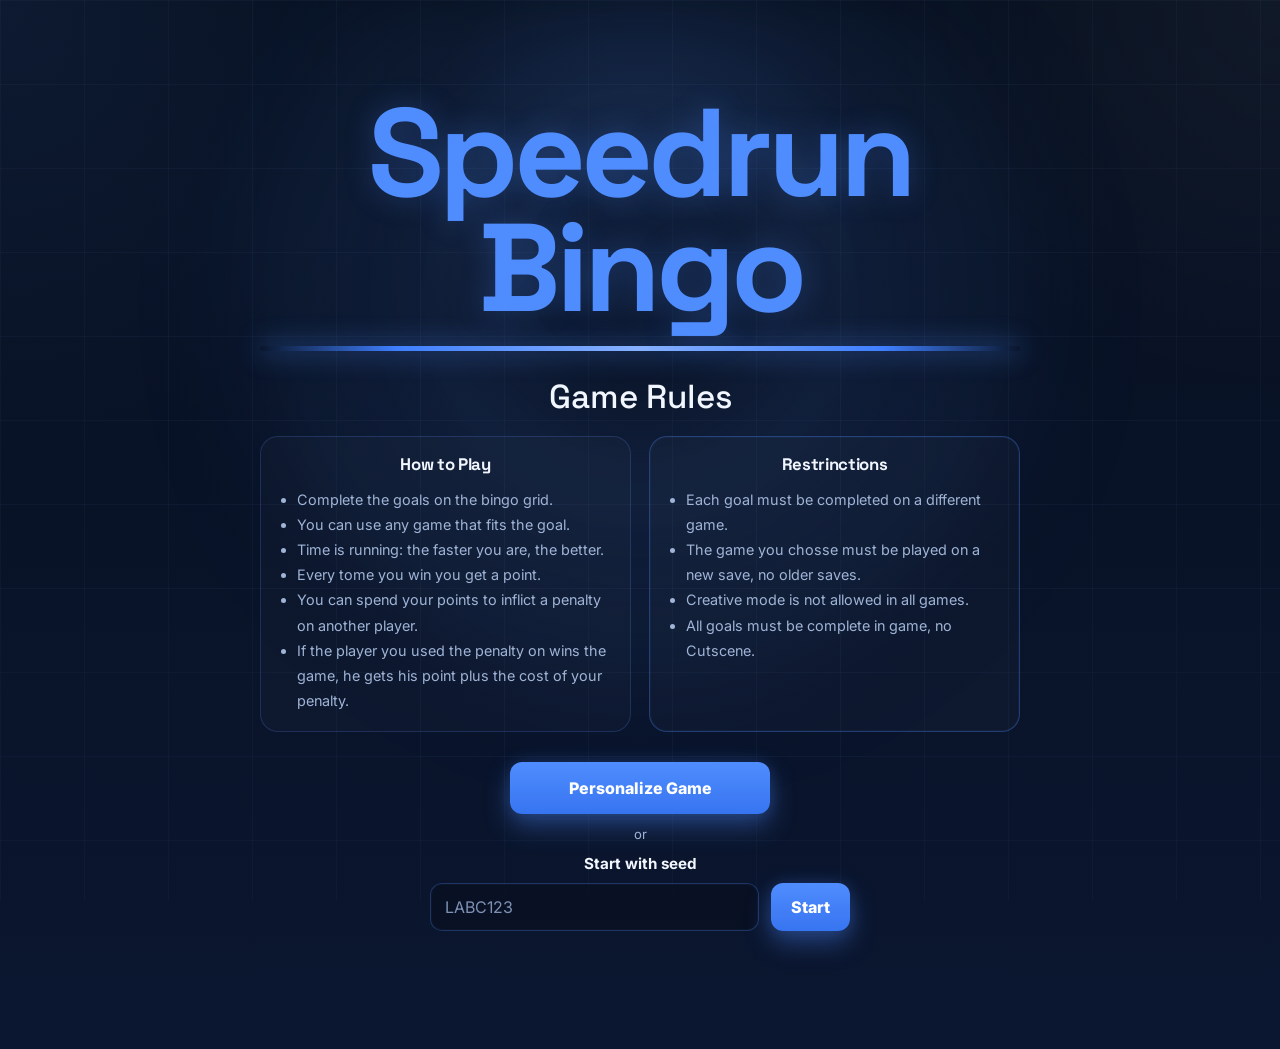
<file: index.html>
<!DOCTYPE html>
<html lang="en">
<head>
  <meta charset="utf-8">
  <meta name="viewport" content="width=device-width, initial-scale=1">
  <title>Speedrun Bingo</title>
  <link rel="stylesheet" href="style.css">
  <link rel="icon" type="image/svg+xml" href="favicon.svg">
  <script src="bingoData.js" defer></script>
  <script src="script.js" defer></script>
</head>
<body data-page="landing">
  <main class="page landing-page">
    <section class="landing-hero">
      <h1 class="landing-title">Speedrun Bingo</h1>
      <div class="landing-line" aria-hidden="true"></div>

      <h2 class="rules-heading">Game Rules</h2>

      <div class="rules-grid" aria-label="Game rules">
        <article class="rule-column">
          <h3>How to Play</h3>
          <ul>
            <li>Complete the goals on the bingo grid.</li>
            <li>You can use any game that fits the goal.</li>
            <li>Time is running: the faster you are, the better.</li>
            <li>Every tome you win you get a point.</li>
            <li>You can spend your points to inflict a penalty on another player.</li>
            <li>If the player you used the penalty on wins the game, he gets his point plus the cost of your penalty.</li>
          </ul>
        </article>

        <article class="rule-column rule-column--accent">
          <h3>Restrinctions</h3>
          <ul>
            <li>Each goal must be completed on a different game.</li>
            <li>The game you chosse must be played on a new save, no older saves.</li>
            <li>Creative mode is not allowed in all games.</li>
            <li>All goals must be complete in game, no Cutscene.</li>
          </ul>
        </article>
      </div>

      <div class="landing-cta">
        <button class="primary-button" id="personalizeButton" type="button">Personalize Game</button>
        <span class="or-divider">or</span>

        <div class="seed-launcher">
          <div class="seed-launcher__label">Start with seed</div>
          <div class="seed-launcher__row">
            <input id="landingSeedInput" type="text" inputmode="text" autocomplete="off" placeholder="LABC123">
            <button class="primary-button primary-button--small" id="startSeedButton" type="button">Start</button>
          </div>
          <p class="field-error" id="landingError" aria-live="polite"></p>
        </div>
      </div>
    </section>
  </main>

  <div class="countdown-overlay" id="countdownOverlay" aria-hidden="true">
    <div class="countdown-card">
      <p class="countdown-label">Launching card</p>
      <div class="countdown-number" id="countdownNumber">3</div>
    </div>
  </div>
</body>
</html>
</file>
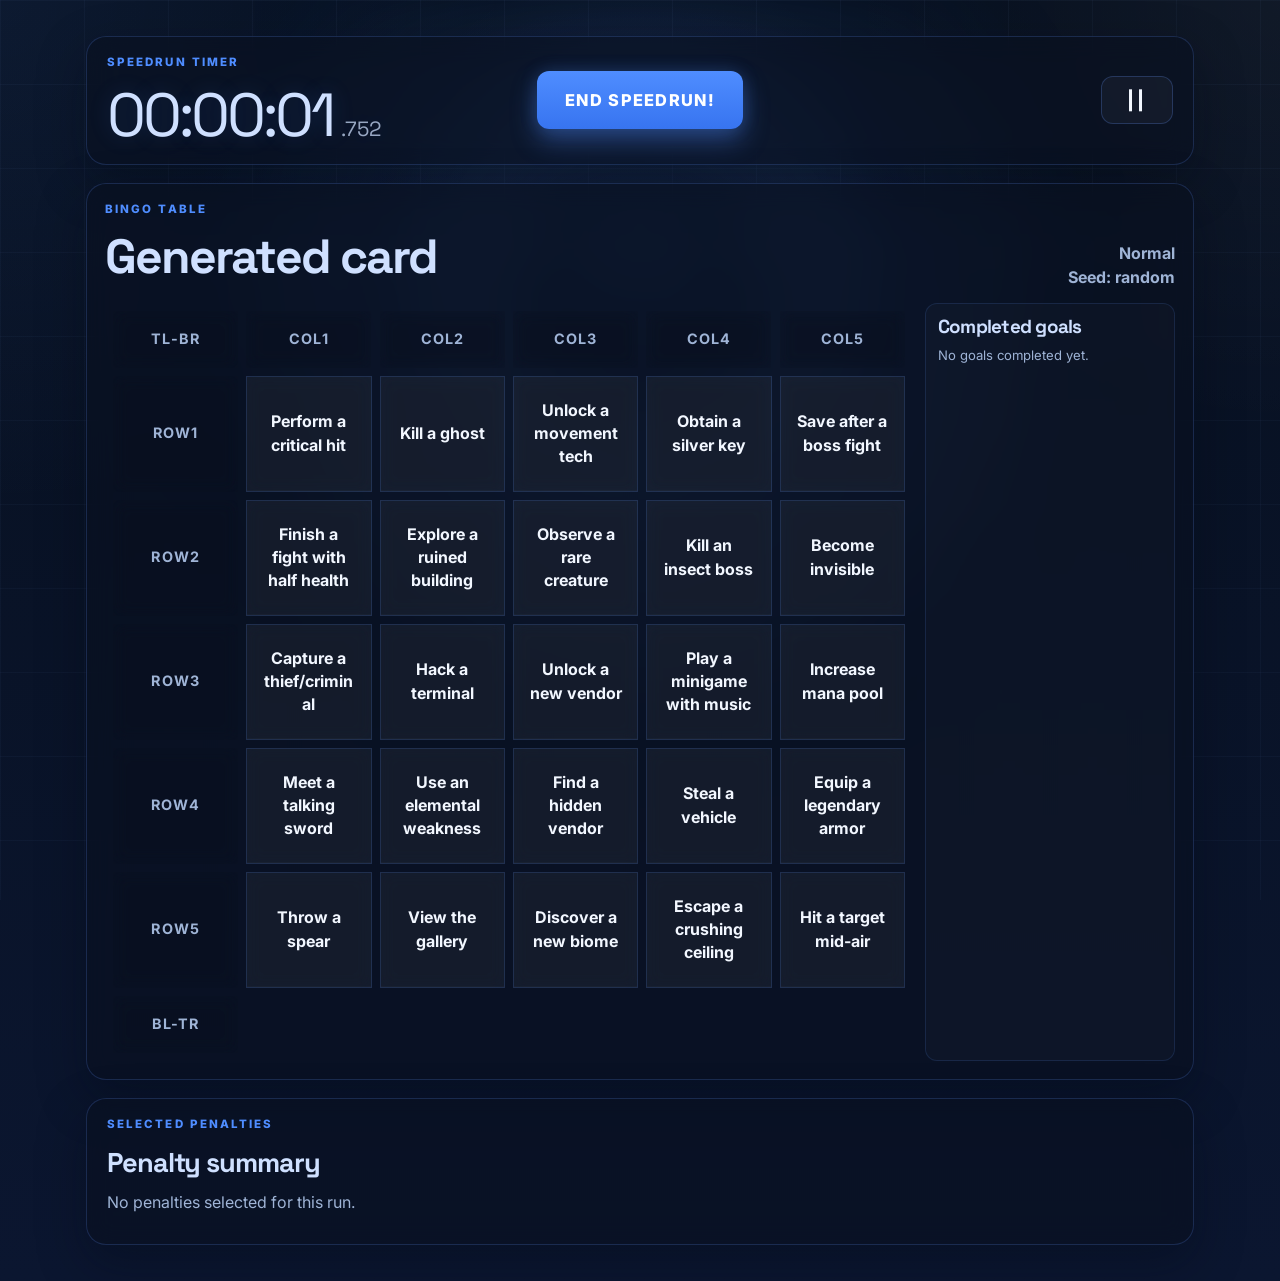
<file: bingo-card.html>
<!DOCTYPE html>
<html lang="en">
<head>
  <meta charset="utf-8">
  <meta name="viewport" content="width=device-width, initial-scale=1">
  <title>Speedrun Bingo Card</title>
  <link rel="stylesheet" href="style.css">
  <link rel="icon" type="image/svg+xml" href="favicon.svg">
  <script src="bingoData.js" defer></script>
  <script src="script.js" defer></script>
</head>
<body data-page="card">
  <main class="page card-page">
    <section class="card-toolbar panel" aria-label="Speedrun controls">
      <div class="card-toolbar__timer-block">
        <p class="eyebrow">Speedrun timer</p>
        <div class="card-timer" id="speedrunTimer" aria-live="polite">00:00:00</div>
      </div>

      <button class="primary-button card-end-button" id="endSpeedrunButton" type="button">END SPEEDRUN!</button>

      <button class="secondary-button card-pause-button" id="pauseSpeedrunButton" type="button" aria-label="Pause speedrun" title="Pause speedrun">||</button>
    </section>

    <section class="card-board panel">
      <div class="card-meta-bar">
        <div>
          <p class="section-label">Bingo table</p>
          <h1 class="section-title card-title">Generated card</h1>
        </div>

        <div class="card-meta">
          <span id="Tdtype">Normal</span>
          <span id="cardSeedLabel">Seed: random</span>
        </div>
      </div>

      <div class="card-board-content">
        <div class="board-wrap">
          <table id="bingo" aria-label="Speedrun bingo board">
            <tbody>
              <tr>
                <td class="popout" id="tlbr">TL-BR</td>
                <td class="popout" id="col1">COL1</td>
                <td class="popout" id="col2">COL2</td>
                <td class="popout" id="col3">COL3</td>
                <td class="popout" id="col4">COL4</td>
                <td class="popout" id="col5">COL5</td>
              </tr>
              <tr>
                <td class="popout" id="row1">ROW1</td>
                <td class="row1 col1 tlbr" id="slot1"></td>
                <td class="row1 col2" id="slot2"></td>
                <td class="row1 col3" id="slot3"></td>
                <td class="row1 col4" id="slot4"></td>
                <td class="row1 col5 bltr" id="slot5"></td>
              </tr>
              <tr>
                <td class="popout" id="row2">ROW2</td>
                <td class="row2 col1" id="slot6"></td>
                <td class="row2 col2 tlbr" id="slot7"></td>
                <td class="row2 col3" id="slot8"></td>
                <td class="row2 col4 bltr" id="slot9"></td>
                <td class="row2 col5" id="slot10"></td>
              </tr>
              <tr>
                <td class="popout" id="row3">ROW3</td>
                <td class="row3 col1" id="slot11"></td>
                <td class="row3 col2" id="slot12"></td>
                <td class="row3 col3 tlbr bltr" id="slot13"></td>
                <td class="row3 col4" id="slot14"></td>
                <td class="row3 col5" id="slot15"></td>
              </tr>
              <tr>
                <td class="popout" id="row4">ROW4</td>
                <td class="row4 col1" id="slot16"></td>
                <td class="row4 col2 bltr" id="slot17"></td>
                <td class="row4 col3" id="slot18"></td>
                <td class="row4 col4 tlbr" id="slot19"></td>
                <td class="row4 col5" id="slot20"></td>
              </tr>
              <tr>
                <td class="popout" id="row5">ROW5</td>
                <td class="row5 col1 bltr" id="slot21"></td>
                <td class="row5 col2" id="slot22"></td>
                <td class="row5 col3" id="slot23"></td>
                <td class="row5 col4" id="slot24"></td>
                <td class="row5 col5 tlbr" id="slot25"></td>
              </tr>
              <tr>
                <td class="popout" id="bltr">BL-TR</td>
                <td colspan="5" style="display:none;"></td>
              </tr>
            </tbody>
          </table>
        </div>

        <section class="card-splits" aria-label="Run splits">
          <div class="card-splits__header">
            <h2 class="section-title card-splits__title">Completed goals</h2>
          </div>

          <p class="card-splits__empty" id="completedGoalsEmpty">No goals completed yet.</p>

          <ul class="completed-goals-list" id="completedGoalsList" aria-label="Completed goals and completion times"></ul>
        </section>
      </div>
    </section>

    <section class="card-penalties panel">
      <div class="card-penalties__header">
        <p class="section-label">Selected penalties</p>
        <h2 class="section-title card-penalties__title">Penalty summary</h2>
      </div>

      <p class="card-penalties__empty" id="selectedPenaltiesEmpty">No penalties selected for this run.</p>

      <ul class="selected-penalties-list" id="selectedPenaltiesList" aria-label="Selected penalties"></ul>
    </section>

  </main>
</body>
</html>
</file>
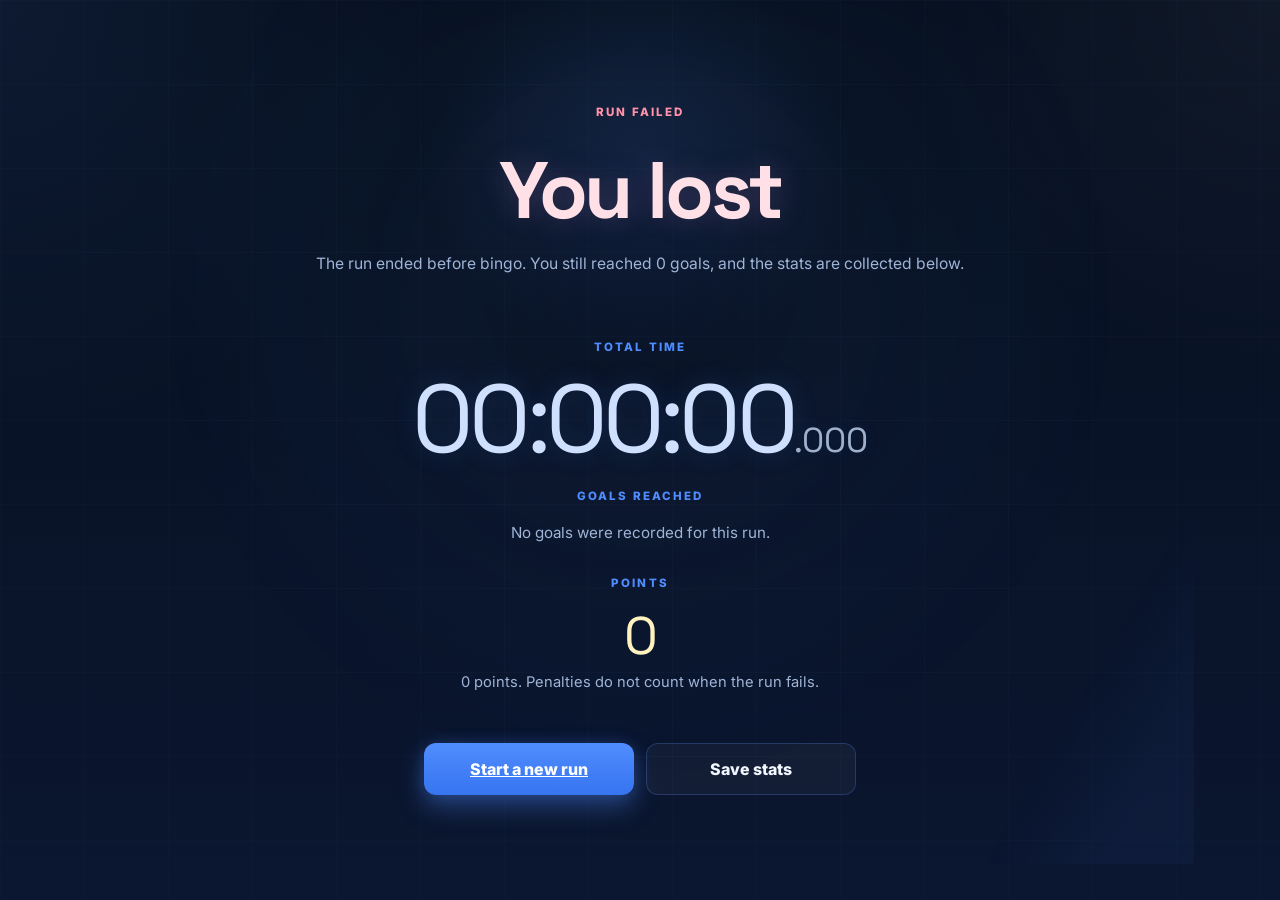
<file: bingo-final.html>
<!DOCTYPE html>
<html lang="en">
<head>
  <meta charset="utf-8">
  <meta name="viewport" content="width=device-width, initial-scale=1">
  <title>Speedrun Bingo Finale</title>
  <link rel="stylesheet" href="style.css">
  <link rel="icon" type="image/svg+xml" href="favicon.svg">
  <script src="script.js" defer></script>
</head>
<body data-page="final">
  <main class="page final-page">
    <section class="final-stage" aria-label="Speedrun finale">
      <div class="final-fireworks" aria-hidden="true">
        <span class="firework firework--1" style="--x: 10%; --y: 20%; --size: 190px; --accent: #ffd166; --delay: 0s;"></span>
        <span class="firework firework--2" style="--x: 84%; --y: 17%; --size: 170px; --accent: #8be9fd; --delay: 0.55s;"></span>
        <span class="firework firework--3" style="--x: 18%; --y: 68%; --size: 160px; --accent: #ff8fab; --delay: 1.1s;"></span>
        <span class="firework firework--4" style="--x: 82%; --y: 70%; --size: 210px; --accent: #a7f3d0; --delay: 1.45s;"></span>
        <span class="firework firework--5" style="--x: 50%; --y: 14%; --size: 220px; --accent: #9d8cff; --delay: 1.9s;"></span>
        <span class="confetti confetti--1" style="--x: 7%; --delay: 0.05s; --accent: #ffd166;"></span>
        <span class="confetti confetti--2" style="--x: 15%; --delay: 0.24s; --accent: #8be9fd;"></span>
        <span class="confetti confetti--3" style="--x: 24%; --delay: 0.4s; --accent: #ff8fab;"></span>
        <span class="confetti confetti--4" style="--x: 40%; --delay: 0.64s; --accent: #a7f3d0;"></span>
        <span class="confetti confetti--5" style="--x: 58%; --delay: 0.12s; --accent: #ffffff;"></span>
        <span class="confetti confetti--6" style="--x: 68%; --delay: 0.33s; --accent: #ffd166;"></span>
        <span class="confetti confetti--7" style="--x: 78%; --delay: 0.51s; --accent: #8be9fd;"></span>
        <span class="confetti confetti--8" style="--x: 90%; --delay: 0.2s; --accent: #ff8fab;"></span>
      </div>

      <div class="final-shell">
        <header class="final-header">
          <p class="eyebrow final-badge" id="finalResultBadge">Run complete</p>
          <h1 class="section-title final-title" id="finalTitle">Speedrun finished</h1>
          <p class="final-subtitle" id="finalSubtitle">Your run stats will appear here once the speedrun ends.</p>
        </header>

        <section class="final-summary" aria-label="Run statistics">
          <div class="final-summary__time">
            <p class="section-label">Total time</p>
            <div class="final-total-time" id="finalTotalTime">00:00:00<small>.000</small></div>
          </div>

          <div class="final-summary__splits">
            <p class="section-label" id="finalGoalsLabel">Goal times</p>
            <p class="final-summary__empty" id="finalSplitsEmpty">No goals were recorded for this run.</p>
            <ul class="final-goal-list" id="finalSplitsList"></ul>
          </div>

          <div class="final-summary__points">
            <p class="section-label">Points</p>
            <p class="final-points" id="finalPointsValue">1</p>
            <p class="final-points-note" id="finalPointsNote">1 base point + penalty points</p>
          </div>
        </section>

        <div class="final-actions">
          <a class="primary-button" id="startNewRunButton" href="index.html">Start a new run</a>
          <button class="secondary-button" id="saveStatsButton" type="button">Save stats</button>
        </div>
      </div>
    </section>
  </main>
</body>
</html>
</file>
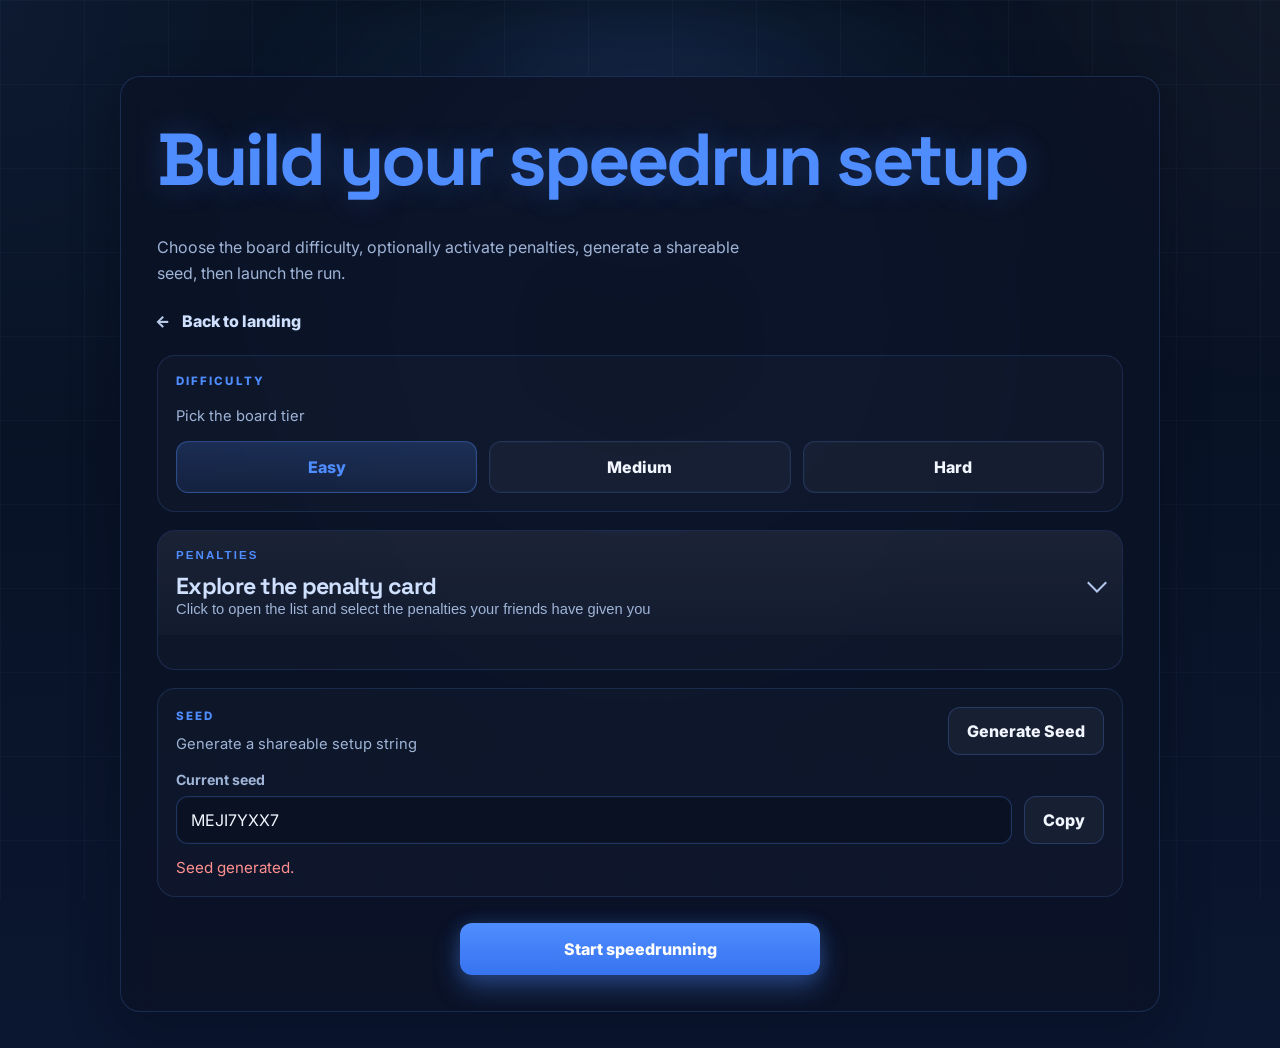
<file: bingo-settings.html>
<!DOCTYPE html>
<html lang="en">
<head>
  <meta charset="utf-8">
  <meta name="viewport" content="width=device-width, initial-scale=1">
  <title>Speedrun Bingo Settings</title>
  <link rel="stylesheet" href="style.css">
  <link rel="icon" type="image/svg+xml" href="favicon.svg">
  <script src="bingoData.js" defer></script>
  <script src="script.js" defer></script>
</head>
<body data-page="settings">
  <main class="page settings-page">
    <section class="settings-panel panel">
      <div class="settings-hero">
        <h1 class="section-title settings-title">Build your speedrun setup</h1>
        <p class="landing-copy">Choose the board difficulty, optionally activate penalties, generate a shareable seed, then launch the run.</p>
      </div>

      <div class="settings-hero-actions">
        <a href="index.html" id="backToLandingLink" class="back-link">
          <span class="back-link__arrow" aria-hidden="true">←</span>
          <span class="back-link__text">Back to landing</span>
        </a>
      </div>

      <div class="settings-layout">
        <section class="settings-block">
          <div class="settings-block__header">
            <p class="section-label">Difficulty</p>
            <span class="settings-block__hint">Pick the board tier</span>
          </div>

          <div class="difficulty-grid" role="tablist" aria-label="Difficulty options">
            <button class="difficulty-button is-active" type="button" data-difficulty="easy" aria-pressed="true">Easy</button>
            <button class="difficulty-button" type="button" data-difficulty="normal" aria-pressed="false">Medium</button>
            <button class="difficulty-button" type="button" data-difficulty="hard" aria-pressed="false">Hard</button>
          </div>
        </section>

        <section class="settings-block settings-block--penalties" data-penalties-card>
          <button class="penalties-card__toggle" id="penaltiesCardToggle" type="button" aria-expanded="false" aria-controls="penaltiesPanel">
            <div>
              <p class="section-label">Penalties</p>
              <h2 class="settings-block__title">Explore the penalty card</h2>
              <span class="settings-block__hint">Click to open the list and select the penalties your friends have given you</span>
            </div>

            <span class="penalties-card__chevron" aria-hidden="true"></span>
          </button>

          <div class="penalties-panel" id="penaltiesPanel" hidden>
            <div class="settings-block__header settings-block__header--row">
              <div>
                <span class="settings-block__hint">Click a penalty card to select or deselect it.</span>
              </div>
              <div class="penalties-header-actions">
                <button class="secondary-button" id="clearPenaltiesButton" type="button">Clear selections</button>
                <div class="points-spent" aria-live="polite">
                  <span>Points spent</span>
                  <strong id="penaltyPointsSpent">0</strong>
                </div>
              </div>
            </div>

            <div class="penalties-table-wrap">
              <table class="penalties-table">
                <thead>
                  <tr>
                    <th scope="col">Penalty</th>
                    <th scope="col">Cost</th>
                  </tr>
                </thead>
                <tbody id="penaltiesTableBody"></tbody>
              </table>
            </div>

            
          </div>
        </section>

        <section class="settings-block settings-block--seed">
          <div class="settings-block__header settings-block__header--row">
            <div>
              <p class="section-label">Seed</p>
              <span class="settings-block__hint">Generate a shareable setup string</span>
            </div>
            <button class="secondary-button" id="generateSeedButton" type="button">Generate Seed</button>
          </div>

          <div class="seed-result-row">
            <label class="seed-field seed-field--output" for="generatedSeedOutput">
              <span class="seed-field__label">Current seed</span>
              <input id="generatedSeedOutput" type="text" readonly value="">
            </label>

            <button class="secondary-button" id="copySeedButton" type="button" disabled>Copy</button>
          </div>

          <p class="field-error settings-feedback" id="seedFeedback" aria-live="polite">Generate a seed in the format LABC123, MABC123, or HABC123.</p>
        </section>
      </div>

      <div class="settings-footer">
        <button class="primary-button settings-start-button" id="settingsStartButton" type="button">Start speedrunning</button>
      </div>
    </section>
  </main>

  <div class="countdown-overlay" id="countdownOverlay" aria-hidden="true">
    <div class="countdown-card">
      <p class="countdown-label">Launching card</p>
      <div class="countdown-number" id="countdownNumber">3</div>
    </div>
  </div>
</body>
</html>
</file>
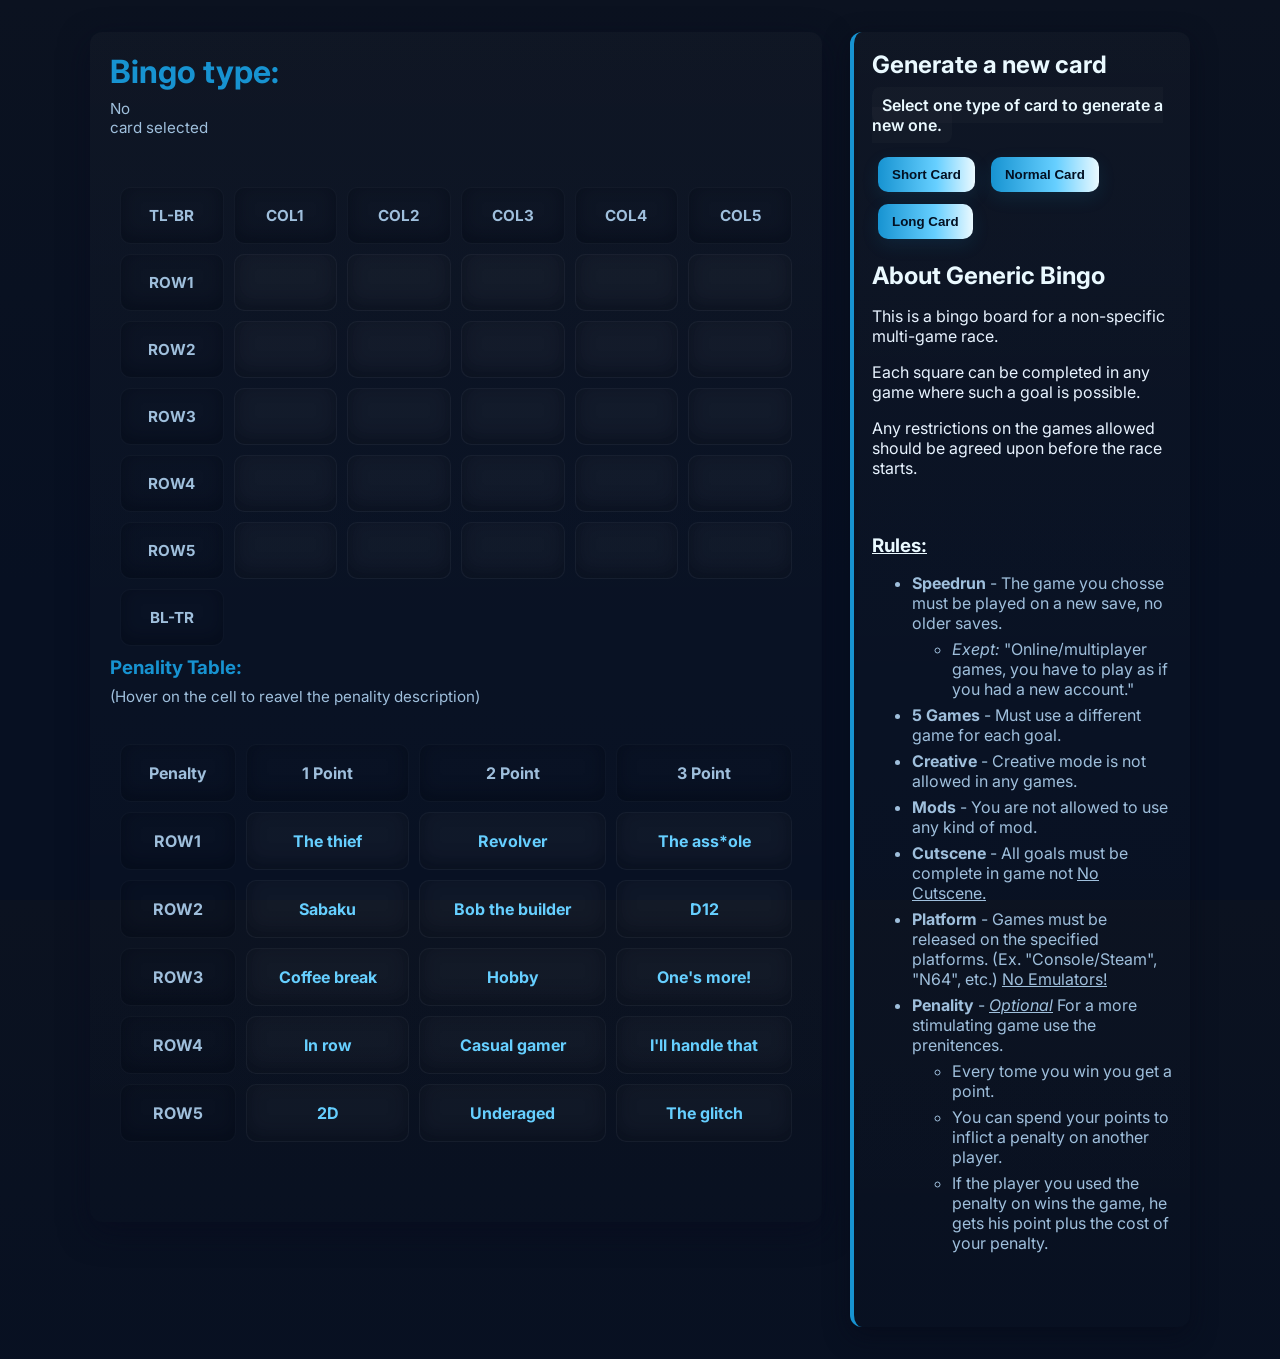
<file: Generic Game Bingo.html>
<!DOCTYPE html>
<html>

<head>
	<title>Speedrun Bingo</title>

	<!-- Base style -->

	<!-- Modern theme (overrides) - cache-bust to force reload -->
	<link href="css/theme-modern.css?v=1.1" rel="stylesheet">
	<!-- Scripts -->
	<script src="js/Script.js"></script>
    <link rel="icon" href="Images/Speedrun%20bingo%20Logo.png">

	<!-- Bingo Table -->
</head>

<body cz-shortcut-listen="true">
	<div id="wrap">
		<div id="main">
			<div class="container">
				<div id="bingoPage">
					<h1 class="Tdtype heading" >Bingo type:</h1>
					<p class="Tdtype subheading"  id="Tdtype">No</p>
                        <p class="Tdtype subheading" >card selected</p>
                    <br>
                    <br>
					<div id="results">

						<table id="bingo">
							<tbody>
								<tr>
									<td class="popout" id="tlbr">TL-BR</td>
									<td class="popout" id="col1">COL1</td>
									<td class="popout" id="col2">COL2</td>
									<td class="popout" id="col3">COL3</td>
									<td class="popout" id="col4">COL4</td>
									<td class="popout" id="col5">COL5</td>
								</tr>
								<tr>
									<td class="popout" id="row1">ROW1</td>
									<td class="row1 col1 tlbr" id="slot1"></td>
									<td class="row1 col2" id="slot2"></td>
									<td class="row1 col3" id="slot3"></td>
									<td class="row1 col4" id="slot4"></td>
									<td class="row1 col5 bltr" id="slot5"></td>
								</tr>
								<tr>
									<td class="popout" id="row2">ROW2</td>
									<td class="row2 col1" id="slot6"></td>
									<td class="row2 col2 tlbr" id="slot7"></td>
									<td class="row2 col3" id="slot8"></td>
									<td class="row2 col4 bltr" id="slot9"></td>
									<td class="row2 col5" id="slot10"></td>
								</tr>
								<tr>
									<td class="popout" id="row3">ROW3</td>
									<td class="row3 col1" id="slot11"></td>
									<td class="row3 col2" id="slot12"></td>
									<td class="row3 col3 tlbr bltr" id="slot13"></td>
									<td class="row3 col4" id="slot14"></td>
									<td class="row3 col5" id="slot15"></td>
								</tr>
								<tr>
									<td class="popout" id="row4">ROW4</td>
									<td class="row4 col1" id="slot16"></td>
									<td class="row4 col2 bltr" id="slot17"></td>
									<td class="row4 col3" id="slot18"></td>
									<td class="row4 col4 tlbr" id="slot19"></td>
									<td class="row4 col5" id="slot20"></td>
								</tr>
								<tr>
									<td class="popout" id="row5">ROW5</td>
									<td class="row5 col1 bltr" id="slot21"></td>
									<td class="row5 col2" id="slot22"></td>
									<td class="row5 col3" id="slot23"></td>
									<td class="row5 col4" id="slot24"></td>
									<td class="row5 col5 tlbr" id="slot25"></td>
								</tr>
								<tr>
									<td class="popout" id="bltr">BL-TR</td>
									<td colspan="5" style="display:none;"></td>
								</tr>
							</tbody>
						</table>
					</div>

					<div class="resulttitle">
						<h3 class="heading" >Penality Table:</h3>
                        <p class="subheading">(Hover on the cell to reavel the penality description)</p>
					    <br>
                    </div>

					<div id="results">
						<table id="bingo">
							<tbody>
								<tr>
									<td class="popout1" id="1tlbr" 	>Penalty</td>
									<td class="popout1" id="1col1" 	>1 Point</td>
									<td class="popout1" id="1col2" 	>2 Point</td>
									<td class="popout1" id="1col3" 	>3 Point</td>
								</tr>
								<tr>
									<td class="popout1" id="1row1" 	>ROW1</td>
									<td class="1row1 col1 tlbr" id="1slot1"
										title="Your rival choose a console you can't use.">The thief</td>
									<td class="1row1 col2" id="1slot2" title="You can't reload in games.">Revolver</td>
									<td class="1row1 col3" id="1slot3"
										title="Your rival choose for you a goal, that locks all the goals in the the same raw and column.">
										The ass*ole</td>
								</tr>
								<tr>
									<td class="popout1" id="1row2" 	>ROW2</td>
									<td class="1row2 col1" id="1slot6" title="You can't skip Cutscene.">Sabaku</td>
									<td class="1row2 col2 tlbr" id="1slot7"
										title="You can't build structures in games.">Bob the builder</td>
									<td class="1row2 col3" id="1slot8"
										title="You roll a D12 and let him choose your bingo.">D12</td>
								</tr>
								<tr>
									<td class="popout1" id="1row3" 	>ROW3</td>
									<td class="1row3 col1" id="1slot11"
										title="Take a 5min coffee break, at the end of the second goal.">Coffee break
									</td>
									<td class="1row3 col2" id="1slot12"
										title="You choose a goal, you must complete it twice in 2 different games.">
										Hobby</td>
									<td class="1row3 col3 tlbr bltr" id="1slot13"
										title="Your rival choose one more goal you have to complete do do bingo.">One's
										more!</td>
								</tr>
								<tr>
									<td class="popout1" id="1row4" 	>ROW4</td>
									<td class="1row4 col1" id="1slot16"
										title="Complete the goals in the order is given (up->down) (left->right)">In row
									</td>
									<td class="1row4 col2 bltr" id="1slot17"
										title="You may only play games released after 2015.">Casual gamer</td>
									<td class="1row4 col3" id="1slot18"
										title="Your rival chooses 2 bingo lines, and you have to complete all 10 goals exept for 5 of your choice.">
										I'll handle that</td>
								</tr>
								<tr>
									<td class="popout1" id="1row5" 	>ROW5</td>
									<td class="1row5 col1 bltr" id="1slot21"
										title="One goal must be completed in 2D game.">2D</td>
									<td class="1row5 col2" id="1slot22" title="You can't play pegi 18 Games.">Underaged
									</td>
									<td class="1row5 col3" id="1slot23"
										title="You have to reverse your movement controls.">The glitch</td>
								</tr>
								<tr>
									<td colspan="5" style="display:none;"></td>
								</tr>
							</tbody>
						</table>
						<br>
						<br>
					</div>

				</div>
				<div id="about_bingo">
					<h2 class="sideheading">Generate a new card</h2>

					<p><span class="note">Select one type of card to generate a new one.</span></p>
					<p id="sortButtons" >
						<button class="sortButton" onclick="Easy()">Short Card</button>
						<button class="sortButton" onclick="Normal()">Normal Card</button>
						<button class="sortButton" onclick="Hard()">Long Card</button>
					</p>

					<h2 class="sideheading">About Generic Bingo</h2>
					<p>This is a bingo board for a non-specific multi-game race.</p>
					<p>Each square can be completed in any game where such a goal is possible.</p>
					<p>Any restrictions on the games allowed should be agreed upon before the race starts.</p>
					<br>
					<br><h3 class="sideheading"><u>Rules:</u></h3>
					<ul>
						<li><b>Speedrun</b> - The game you chosse must be played on a new save, no older saves.
							<ul>
								<li><i>Exept:</i> "Online/multiplayer games, you have to play as if you had a new
									account."</li>
							</ul>
						</li>
						<li><b>5 Games</b> - Must use a different game for each goal.</li>
						<li><b>Creative</b> - Creative mode is not allowed in any games.</li>
						<li><b>Mods</b> - You are not allowed to use any kind of mod.</li>
						<li><b>Cutscene</b> - All goals must be complete in game not <u>No Cutscene.</u></li>
						<li><b>Platform</b> - Games must be released on the specified platforms. (Ex.
							"Console/Steam", "N64", etc.) <u>No Emulators!</u></li>
						<li><b>Penality</b> - <em><u>Optional</u></em> For a more stimulating game use the
							prenitences.
							<ul>
								<li>Every tome you win you get a point.</li>
								<li>You can spend your points to inflict a penalty on another player.</li>
								<li>If the player you used the penalty on wins the game, he gets his point plus the
									cost of your penalty.</li>
							</ul>
						</li>
					</ul>

					<br><br>

				</div>
			</div>
		</div>
	</div>

</body>

</html>
</file>
<file: style.css>
@import url('https://fonts.googleapis.com/css2?family=Inter:wght@400;500;600;700;800&family=Space+Grotesk:wght@500;700&display=swap');

:root {
  --bg: #07101f;
  --bg-2: #0b1630;
  --surface: rgba(9, 16, 32, 0.58);
  --surface-strong: rgba(11, 19, 38, 0.82);
  --surface-soft: rgba(76, 135, 255, 0.08);
  --border: rgba(95, 147, 255, 0.2);
  --text: #f2f7ff;
  --muted: #9fb4d6;
  --accent: #4f8dff;
  --accent-2: #cfe0ff;
  --shadow: 0 18px 48px rgba(3, 8, 20, 0.34);
  --radius: 20px;
}

* {
  box-sizing: border-box;
}

html,
body {
  min-height: 100%;
  scrollbar-width: none;
  -ms-overflow-style: none;
}

html::-webkit-scrollbar,
body::-webkit-scrollbar,
*::-webkit-scrollbar {
  width: 0;
  height: 0;
  display: none;
}

body {
  margin: 0;
  color: var(--text);
  font-family: 'Inter', system-ui, -apple-system, BlinkMacSystemFont, 'Segoe UI', sans-serif;
  background:
    radial-gradient(circle at 50% 18%, rgba(79, 141, 255, 0.12), transparent 22%),
    radial-gradient(circle at top left, rgba(79, 141, 255, 0.08), transparent 28%),
    radial-gradient(circle at top right, rgba(255, 255, 255, 0.04), transparent 24%),
    linear-gradient(180deg, var(--bg) 0%, var(--bg-2) 100%);
  -webkit-font-smoothing: antialiased;
  -moz-osx-font-smoothing: grayscale;
}

body::before {
  content: "";
  position: fixed;
  inset: 0;
  pointer-events: none;
  background-image:
    linear-gradient(rgba(145, 179, 255, 0.12) 1px, transparent 1px),
    linear-gradient(90deg, rgba(145, 179, 255, 0.12) 1px, transparent 1px),
    radial-gradient(circle at 50% 34%, rgba(79, 141, 255, 0.1), transparent 0 22%, rgba(79, 141, 255, 0.05) 38%, transparent 62%);
  background-size: 84px 84px, 84px 84px, 100% 100%;
  background-position: 0 0, 0 0, center center;
  opacity: 0.34;
  transform: perspective(900px) translateZ(0);
  will-change: background-position, transform, opacity;
  animation: landingPageGridDrift 6.4s linear infinite;
}

body::after {
  content: "";
  position: fixed;
  inset: 0;
  pointer-events: none;
  background:
    radial-gradient(circle at 50% 32%, rgba(79, 141, 255, 0.18), transparent 0 10%, rgba(79, 141, 255, 0.08) 18%, rgba(79, 141, 255, 0.03) 30%, transparent 52%),
    radial-gradient(circle at 50% 32%, rgba(79, 141, 255, 0.16), transparent 0 14%, rgba(79, 141, 255, 0.06) 26%, transparent 48%);
  background-repeat: no-repeat;
  background-size: 100% 100%;
  opacity: 0.9;
  filter: blur(24px);
  mix-blend-mode: screen;
  will-change: transform, opacity;
  animation: landingPageGlowPulse 3.2s ease-in-out infinite;
}

body.site-locked {
  overflow: hidden;
}

body.site-locked .page {
  pointer-events: none;
  user-select: none;
}

body.site-locked .countdown-overlay {
  pointer-events: auto;
}

.page {
  position: relative;
  z-index: 1;
  max-width: 1180px;
  margin: 0 auto;
  padding: clamp(18px, 3vw, 36px);
}

.panel {
  background: var(--surface);
  border: 1px solid var(--border);
  box-shadow: var(--shadow);
  backdrop-filter: blur(12px);
  border-radius: var(--radius);
}

.eyebrow,
.section-label {
  margin: 0 0 10px;
  text-transform: uppercase;
  letter-spacing: 0.18em;
  font-size: 0.72rem;
  color: var(--accent);
  font-weight: 800;
}

.section-title,
.landing-title {
  margin: 0;
  font-family: 'Space Grotesk', 'Inter', sans-serif;
  letter-spacing: -0.04em;
  color: var(--accent-2);
}

.landing-page {
  min-height: 100vh;
  display: grid;
  place-items: center;
}

.landing-hero {
  position: relative;
  isolation: isolate;
}

.landing-hero {
  width: min(920px, 100%);
  padding: clamp(28px, 5vw, 52px);
  text-align: center;
  animation: fadeUp 0.7s ease both;
}

.landing-kicker {
  margin: 0;
  color: var(--accent);
  font-weight: 800;
  letter-spacing: 0.18em;
  text-transform: uppercase;
  font-size: 0.78rem;
}

.landing-title {
  font-size: clamp(3.8rem, 11vw, 7.8rem);
  line-height: 0.92;
  margin: 8px auto 0;
  color: #4f8dff;
  text-shadow: 0 0 30px rgba(79, 141, 255, 0.28);
}

.landing-line {
  width: min(760px, 94%);
  height: 5px;
  margin: 20px auto 0;
  border-radius: 999px;
  background: linear-gradient(90deg, transparent 0%, #3f7fff 18%, #87b1ff 50%, #3f7fff 82%, transparent 100%);
  box-shadow: 0 0 26px rgba(79, 141, 255, 0.82);
}

.rules-heading {
  margin: 24px 0 0;
  font-family: 'Space Grotesk', 'Inter', sans-serif;
  font-size: clamp(1.45rem, 2.6vw, 2.1rem);
  color: var(--text);
  font-weight: 500;
}

.rules-grid {
  width: min(760px, 100%);
  margin: 18px auto 0;
  display: grid;
  grid-template-columns: repeat(2, minmax(0, 1fr));
  gap: 18px;
}

.rule-column {
  text-align: left;
  padding: 16px 18px 18px;
  border-radius: 18px;
  background: rgba(255, 255, 255, 0.02);
  border: 1px solid var(--border);
}

.rule-column h3 {
  margin: 0;
  text-align: center;
  font-family: 'Space Grotesk', 'Inter', sans-serif;
  letter-spacing: -0.02em;
  color: var(--text);
  font-size: 1.05rem;
}

.rule-column--accent {
  border-color: rgba(79, 141, 255, 0.32);
  box-shadow: inset 0 0 0 1px rgba(79, 141, 255, 0.06);
}

.rule-column ul {
  margin: 12px 0 0;
  padding-left: 18px;
  color: var(--muted);
  line-height: 1.75;
  font-size: 0.9rem;
}

.landing-cta {
  width: min(560px, 100%);
  margin: 30px auto 0;
  display: grid;
  justify-items: center;
  gap: 12px;
}

.primary-button,
.difficulty-button {
  appearance: none;
  border: 0;
  border-radius: 12px;
  font: inherit;
  font-weight: 800;
  cursor: pointer;
  transition: transform 0.18s ease, box-shadow 0.18s ease, background-color 0.18s ease;
}

.primary-button {
  display: inline-flex;
  align-items: center;
  justify-content: center;
  min-height: 52px;
  padding: 0 22px;
  background: linear-gradient(180deg, #4f8dff 0%, #3774f0 100%);
  color: #fff;
  box-shadow: 0 12px 26px rgba(79, 141, 255, 0.35), 0 0 18px rgba(79, 141, 255, 0.18);
}

#personalizeButton {
  width: 260px;
}

.primary-button--small {
  min-height: 48px;
  padding: 0 20px;
}

.primary-button:hover,
.difficulty-button:hover {
  transform: translateY(-2px);
}

.or-divider {
  color: var(--muted);
  font-size: 0.82rem;
  text-transform: lowercase;
}

.seed-launcher {
  width: min(420px, 100%);
  display: grid;
  gap: 10px;
  justify-items: center;
}

.seed-launcher__label {
  color: var(--text);
  font-size: 0.95rem;
  font-weight: 700;
}

.seed-launcher__row {
  width: 100%;
  display: grid;
  grid-template-columns: minmax(0, 1fr) auto;
  gap: 12px;
}

.seed-launcher input,
.seed-field input {
  width: 100%;
  min-height: 48px;
  padding: 0 14px;
  border-radius: 12px;
  border: 1px solid rgba(79, 141, 255, 0.3);
  background: rgba(9, 16, 32, 0.72);
  color: var(--text);
  font: inherit;
  box-shadow: inset 0 0 0 1px rgba(255, 255, 255, 0.02);
}

.seed-launcher input::placeholder,
.seed-field input::placeholder {
  color: #7e91b5;
}

.seed-launcher input:focus-visible,
.seed-field input:focus-visible {
  outline: 3px solid rgba(79, 141, 255, 0.18);
  outline-offset: 2px;
}

.field-error {
  min-height: 1.3em;
  margin: 0;
  color: #ff8f8f;
  font-size: 0.95rem;
}

.settings-panel,
.card-header,
.board-panel,
.landing-footer {
  background: var(--surface-strong);
  border: 1px solid var(--border);
  border-radius: var(--radius);
  box-shadow: var(--shadow);
}

.landing-footer {
  display: none;
}

.landing-copy {
  max-width: 60ch;
  color: var(--muted);
  line-height: 1.65;
}

.primary-button:focus-visible,
.difficulty-button:focus-visible,
.seed-field input:focus-visible,
.secondary-button:focus-visible,
.penalty-check input:focus-visible + span {
  outline: 3px solid rgba(37, 99, 235, 0.18);
  outline-offset: 2px;
}

.settings-page,
.card-page {
  display: grid;
  gap: 16px;
  align-content: start;
  min-height: 100vh;
}

.settings-panel {
  width: min(1040px, 100%);
  margin: clamp(14px, 4vw, 40px) auto 0;
  padding: clamp(22px, 4vw, 36px);
  animation: fadeUp 0.7s ease both;
}

.settings-hero {
  display: grid;
  gap: 12px;
}

.settings-hero-actions {
  margin-top: 8px;
}

.back-link {
  display: inline-flex;
  align-items: center;
  gap: 10px;
  color: var(--accent-2);
  text-decoration: none;
  font-weight: 800;
  transition: color 0.16s ease, transform 0.12s ease;
}

.back-link__arrow {
  display: inline-block;
  transform: translateX(-2px);
  transition: transform 0.18s ease, opacity 0.12s ease;
  opacity: 0.9;
}

.back-link:hover,
.back-link:focus {
  color: #ffffff;
  transform: translateX(2px);
}

.back-link:hover .back-link__arrow,
.back-link:focus .back-link__arrow {
  transform: translateX(-6px);
}

.penalties-header-actions {
  display: inline-flex;
  align-items: center;
  gap: 12px;
}

.penalties-header-actions .points-spent {
  margin: 0;
  padding: 6px 10px;
}

.settings-title {
  font-size: clamp(2.6rem, 6vw, 4.6rem);
  color: #4f8dff;
  text-shadow: 0 0 30px rgba(79, 141, 255, 0.24);
}

.settings-layout {
  display: grid;
  gap: 18px;
  margin-top: 24px;
}

.settings-block {
  display: grid;
  gap: 16px;
  padding: 18px;
  border-radius: 18px;
  background: rgba(255, 255, 255, 0.02);
  border: 1px solid rgba(95, 147, 255, 0.16);
}

.settings-block__header {
  display: grid;
  gap: 4px;
}

.settings-block__title {
  margin: 0;
  color: var(--accent-2);
  font-family: 'Space Grotesk', 'Inter', sans-serif;
  letter-spacing: -0.03em;
  font-size: clamp(1.15rem, 2vw, 1.45rem);
}

.settings-block__header--row {
  grid-template-columns: minmax(0, 1fr) auto;
  align-items: center;
  gap: 14px;
}

.settings-block__hint {
  color: var(--muted);
  margin-top:5px;
  font-size: 0.92rem;
}

.settings-block--penalties {
  padding: 0;
  overflow: clip;
}

.penalties-card__toggle {
  width: 100%;
  appearance: none;
  border: 0;
  background: linear-gradient(180deg, rgba(255, 255, 255, 0.05) 0%, rgba(255, 255, 255, 0.02) 100%);
  color: inherit;
  text-align: left;
  padding: 18px;
  display: grid;
  grid-template-columns: minmax(0, 1fr) auto;
  align-items: center;
  gap: 16px;
  cursor: pointer;
}

.penalties-card__toggle:hover {
  background: linear-gradient(180deg, rgba(79, 141, 255, 0.08) 0%, rgba(255, 255, 255, 0.02) 100%);
}

.penalties-card__chevron {
  width: 14px;
  height: 14px;
  border-right: 2px solid rgba(191, 214, 255, 0.92);
  border-bottom: 2px solid rgba(191, 214, 255, 0.92);
  transform: rotate(45deg);
  transition: transform 0.18s ease;
  justify-self: end;
}

.settings-block--penalties.is-open .penalties-card__chevron {
  transform: rotate(225deg);
}

.penalties-panel {
  display: grid;
  gap: 14px;
  padding: 0 18px 18px;
  overflow: clip;
  max-height: 0;
  opacity: 0;
  transform: translateY(-6px);
  transition: max-height 0.22s ease, opacity 0.2s ease, transform 0.22s ease, padding 0.22s ease;
}

.penalties-panel.is-expanded {
  max-height: 420px;
  opacity: 1;
  transform: translateY(0);
  padding: 0 18px 18px;
}

.penalties-table-wrap {
  overflow: auto;
  max-height: 260px;
}

.settings-block--penalties.is-open {
  box-shadow: 0 18px 48px rgba(3, 8, 20, 0.38);
}

.difficulty-grid {
  display: grid;
  grid-template-columns: repeat(3, minmax(0, 1fr));
  gap: 12px;
  margin: 0;
}

.difficulty-button {
  min-height: 52px;
  padding: 0 14px;
  background: rgba(255, 255, 255, 0.03);
  color: var(--text);
  border: 1px solid rgba(95, 147, 255, 0.18);
  box-shadow: inset 0 0 0 1px rgba(255, 255, 255, 0.02);
}

.difficulty-button.is-active {
  background: linear-gradient(180deg, rgba(79, 141, 255, 0.2) 0%, rgba(79, 141, 255, 0.1) 100%);
  border-color: rgba(79, 141, 255, 0.36);
  color: var(--accent);
}

.settings-footer {
  display: grid;
  justify-items: center;
  margin-top: 6px;
}

.settings-start-button {
  margin-top:20px;
  width: min(360px, 100%);
}

.secondary-button {
  appearance: none;
  border: 1px solid rgba(95, 147, 255, 0.24);
  border-radius: 12px;
  min-height: 48px;
  padding: 0 18px;
  background: rgba(255, 255, 255, 0.04);
  color: var(--text);
  font: inherit;
  font-weight: 800;
  cursor: pointer;
  transition: transform 0.18s ease, border-color 0.18s ease, background-color 0.18s ease;
}

.secondary-button:hover {
  transform: translateY(-2px);
  border-color: rgba(79, 141, 255, 0.42);
  background: rgba(79, 141, 255, 0.1);
}

.secondary-button:disabled {
  opacity: 0.5;
  cursor: not-allowed;
  transform: none;
}

.penalties-table-wrap {
  overflow: auto;
}

.penalties-table {
  width: 100%;
  border-collapse: separate;
  border-spacing: 0 10px;
}

.penalties-table th {
  text-align: left;
  padding: 0 14px 4px;
  color: var(--muted);
  font-size: 0.8rem;
  text-transform: uppercase;
  letter-spacing: 0.12em;
}

.penalties-table td {
  padding: 14px;
  background: rgba(255, 255, 255, 0.03);
  border-top: 1px solid rgba(95, 147, 255, 0.14);
  border-bottom: 1px solid rgba(95, 147, 255, 0.14);
  vertical-align: middle;
}

.penalties-table tr td:first-child {
  border-left: 1px solid rgba(95, 147, 255, 0.14);
  border-radius: 16px 0 0 16px;
}

.penalties-table tr td:last-child {
  border-right: 1px solid rgba(95, 147, 255, 0.14);
  border-radius: 0 16px 16px 0;
}

.penalties-table tr.is-selected td {
  background: rgba(79, 141, 255, 0.11);
  border-color: rgba(79, 141, 255, 0.28);
}

.penalties-table tr {
  cursor: pointer;
}

.penalties-table tr:focus-visible td,
.penalties-table tr:hover td {
  border-color: rgba(79, 141, 255, 0.34);
}

.penalties-table tr:focus-visible td {
  outline: 3px solid rgba(79, 141, 255, 0.16);
  outline-offset: -2px;
}

.penalties-table tr.is-selected:hover td {
  background: rgba(79, 141, 255, 0.15);
}

.penalty-cell--meta {
  min-width: 0;
}

.penalty-name {
  font-weight: 700;
}

.penalty-description {
  margin-top: 5px;
  color: var(--muted);
  font-size: 0.86rem;
  line-height: 1.45;
}

.points-spent {
  display: inline-flex;
  align-items: center;
  gap: 10px;
  justify-self: end;
  padding: 10px 14px;
  border-radius: 999px;
  background: rgba(255, 255, 255, 0.04);
  border: 1px solid rgba(95, 147, 255, 0.18);
  color: var(--text);
  font-weight: 700;
}

.points-spent strong {
  font-size: 1.1rem;
  color: var(--accent);
}

.seed-result-row {
  display: grid;
  grid-template-columns: minmax(0, 1fr) auto;
  gap: 12px;
  align-items: end;
}

.seed-field--output {
  display: grid;
  gap: 8px;
}

.seed-field__label {
  color: var(--muted);
  font-size: 0.88rem;
  font-weight: 700;
}

.seed-field input[readonly] {
  cursor: text;
}

.settings-feedback {
  margin-top: -2px;
}

.card-page {
  padding-top: clamp(18px, 4vw, 36px);
  display: grid;
  gap: 18px;
}

.card-toolbar {
  display: grid;
  grid-template-columns: minmax(0, 1fr) auto minmax(0, 1fr);
  align-items: center;
  gap: 16px;
  padding: 18px 20px;
  animation: fadeUp 0.7s ease both;
}

.card-toolbar__timer-block {
  display: grid;
  gap: 6px;
}

.card-timer {
  display: inline-flex;
  align-items: baseline;
  gap: 0.14em;
  font-family: 'Space Grotesk', 'Inter', sans-serif;
  font-size: clamp(2.1rem, 5vw, 3.8rem);
  line-height: 1;
  letter-spacing: -0.05em;
  color: var(--accent-2);
  text-shadow: 0 0 22px rgba(79, 141, 255, 0.2);
}

.card-timer__ms {
  font-size: 0.34em;
  line-height: 1;
  letter-spacing: 0;
  opacity: 0.72;
}

.card-timer.is-ended {
  color: #ffcf82;
  text-shadow: 0 0 22px rgba(255, 199, 112, 0.2);
}

.card-end-button {
  width: min(360px, 100%);
  justify-self: center;
  min-height: 58px;
  padding-inline: 28px;
  font-size: 1.02rem;
  letter-spacing: 0.08em;
  text-transform: uppercase;
}

.card-pause-button {
  justify-self: end;
  min-width: 72px;
  padding-inline: 0;
  font-size: 1.15rem;
  letter-spacing: 0.18em;
}

.card-board {
  display: grid;
  gap: 16px;
  padding: 18px;
  animation: fadeUp 0.8s ease both;
  animation-delay: 0.08s;
}

.card-meta-bar {
  display: flex;
  align-items: flex-end;
  justify-content: space-between;
  gap: 16px;
  flex-wrap: wrap;
}

.card-title {
  font-size: clamp(1.9rem, 4vw, 3rem);
}

.card-meta {
  display: grid;
  justify-items: end;
  gap: 4px;
  color: var(--muted);
  font-weight: 700;
}

.card-board-content {
  display: grid;
  grid-template-columns: minmax(0, 1fr) minmax(210px, 250px);
  gap: 12px;
  align-items: stretch;
}

.board-wrap {
  overflow: auto;
}

#bingo {
  width: min(100%, 880px);
  table-layout: fixed;
  border-collapse: separate;
  border-spacing: 8px;
}

#bingo td {
  background: rgba(255, 255, 255, 0.05);
  color: var(--text);
  border: 1px solid rgba(95, 147, 255, 0.16);
  border-radius: 0;
  padding: 18px 14px;
  text-align: center;
  font-weight: 700;
  line-height: 1.45;
  word-break: break-word;
  vertical-align: middle;
  box-shadow: inset 0 -1px 0 rgba(255, 255, 255, 0.02);
  backdrop-filter: blur(8px);
  transition: transform 0.16s ease, box-shadow 0.16s ease, border-color 0.16s ease, background-color 0.16s ease;
}

#bingo td:not(.popout) {
  height: 116px;
}

#bingo td:hover {
  transform: translateY(-3px);
  box-shadow: 0 12px 24px rgba(3, 8, 20, 0.15);
  border-color: rgba(79, 141, 255, 0.34);
  background: rgba(79, 141, 255, 0.08);
}

#bingo td.is-completed {
  background: rgba(42, 184, 106, 0.18);
  border-color: rgba(42, 184, 106, 0.5);
}

#bingo td.is-completed:hover {
  background: rgba(42, 184, 106, 0.24);
  border-color: rgba(42, 184, 106, 0.62);
}

#bingo td.is-blocked {
  background: rgba(223, 78, 78, 0.18);
  border-color: rgba(223, 78, 78, 0.52);
}

#bingo td.is-blocked:hover {
  background: rgba(223, 78, 78, 0.24);
  border-color: rgba(223, 78, 78, 0.64);
}

#bingo td.popout {
  background: transparent;
  border: 0;
  box-shadow: none;
  color: var(--muted);
  font-size: 0.9rem;
  letter-spacing: 0.08em;
}

#bingo td.popout {
  padding-inline: 6px;
}

.card-penalties {
  display: grid;
  gap: 12px;
  padding: 18px 20px 20px;
  animation: fadeUp 0.86s ease both;
  animation-delay: 0.14s;
}

.card-penalties__header {
  display: grid;
  gap: 4px;
}

.card-penalties__title {
  font-size: clamp(1.3rem, 2.4vw, 1.7rem);
}

.card-penalties__empty {
  margin: 0;
  color: var(--muted);
}

.selected-penalties-list {
  list-style: none;
  margin: 0;
  padding: 0;
  display: grid;
  grid-template-columns: repeat(auto-fit, minmax(220px, 1fr));
  gap: 12px;
}

.selected-penalty-item {
  display: grid;
  gap: 4px;
  padding: 14px 16px;
  border-radius: 16px;
  background: rgba(255, 255, 255, 0.03);
  border: 1px solid rgba(95, 147, 255, 0.16);
}

.selected-penalty-item strong {
  color: var(--text);
}

.selected-penalty-description {
  margin: 0;
  color: var(--muted);
  font-size: 0.88rem;
  line-height: 1.5;
}

.selected-penalty-item span {
  color: var(--muted);
  font-size: 0.88rem;
}

.card-splits {
  display: flex;
  flex-direction: column;
  gap: 8px;
  padding: 10px 12px;
  border-radius: 12px;
  background: rgba(255, 255, 255, 0.02);
  border: 1px solid rgba(95, 147, 255, 0.14);
  min-height: 0;
  overflow: hidden;
  animation: fadeUp 0.92s ease both;
  animation-delay: 0.2s;
}

.card-splits__header {
  display: grid;
  gap: 2px;
}

.card-splits .section-label {
  margin-bottom: 2px;
  font-size: 0.62rem;
  letter-spacing: 0.12em;
}

.card-splits__title {
  font-size: clamp(0.98rem, 1.7vw, 1.18rem);
}

.card-splits__empty {
  margin: 0;
  color: var(--muted);
  font-size: 0.82rem;
}

.completed-goals-list {
  list-style: none;
  margin: 0;
  padding: 0;
  display: grid;
  align-content: start;
  grid-auto-rows: min-content;
  gap: 6px;
  flex: 1;
  min-height: 0;
  overflow: auto;
  padding-right: 2px;
}

.completed-goal-item {
  display: grid;
  grid-template-columns: minmax(0, 1fr) auto;
  align-items: center;
  gap: 8px;
  padding: 8px 9px;
  border-radius: 10px;
  background: rgba(255, 255, 255, 0.025);
  border: 1px solid rgba(95, 147, 255, 0.12);
}

.completed-goal-item__name {
  color: var(--text);
  font-weight: 600;
  line-height: 1.25;
  font-size: 0.78rem;
}

.completed-goal-item__time {
  font-family: 'Space Grotesk', 'Inter', sans-serif;
  color: #add7ff;
  font-weight: 700;
  letter-spacing: 0.02em;
  font-size: 0.76rem;
  white-space: nowrap;
}

.countdown-overlay {
  position: fixed;
  inset: 0;
  display: grid;
  place-items: center;
  background:
    radial-gradient(circle at 50% 45%, rgba(79, 141, 255, 0.18), transparent 28%),
    linear-gradient(180deg, rgba(6, 12, 25, 0.88) 0%, rgba(10, 19, 38, 0.96) 100%);
  backdrop-filter: blur(14px);
  opacity: 0;
  pointer-events: none;
  transition: opacity 0.2s ease;
  z-index: 20;
}

.countdown-overlay.is-visible {
  opacity: 1;
}

.countdown-card {
  text-align: center;
  min-width: min(420px, calc(100vw - 32px));
  padding: 30px 34px;
  border-radius: 28px;
  background:
    linear-gradient(180deg, rgba(11, 19, 38, 0.92) 0%, rgba(6, 12, 25, 0.98) 100%);
  border: 1px solid rgba(95, 147, 255, 0.28);
  box-shadow:
    0 24px 60px rgba(0, 0, 0, 0.42),
    0 0 0 1px rgba(255, 255, 255, 0.02),
    0 0 36px rgba(79, 141, 255, 0.16);
  position: relative;
  overflow: hidden;
}

.countdown-card::before {
  content: "";
  position: absolute;
  inset: 0;
  background: linear-gradient(180deg, rgba(79, 141, 255, 0.08), transparent 40%);
  pointer-events: none;
}

.countdown-label {
  position: relative;
  margin: 0;
  color: var(--muted);
  font-weight: 800;
  letter-spacing: 0.12em;
  text-transform: uppercase;
}

.countdown-number {
  position: relative;
  margin-top: 10px;
  font-family: 'Space Grotesk', 'Inter', sans-serif;
  font-size: clamp(3.6rem, 12vw, 8rem);
  line-height: 1;
  color: #4f8dff;
  text-shadow: 0 0 26px rgba(79, 141, 255, 0.36);
  animation: countdownPop 0.35s ease;
}

.countdown-number::after {
  content: "";
  display: block;
  width: min(240px, 60vw);
  height: 4px;
  margin: 14px auto 0;
  border-radius: 999px;
  background: linear-gradient(90deg, transparent 0%, #3f7fff 18%, #87b1ff 50%, #3f7fff 82%, transparent 100%);
  box-shadow: 0 0 20px rgba(79, 141, 255, 0.75);
}

body[data-page="final"] {
  overflow-x: hidden;
}

body[data-page="final"]::before {
  opacity: 0.2;
  animation-duration: 11s;
}

body[data-page="final"]::after {
  opacity: 0.22;
  animation-duration: 4.2s;
}

body[data-page="final"].is-win::after,
body[data-page="final"].is-finish::after {
  opacity: 0.32;
}

body[data-page="final"].is-loss::after {
  opacity: 0.26;
}

.final-page {
  min-height: 100vh;
  display: grid;
  place-items: center;
  padding-top: clamp(18px, 4vw, 36px);
  padding-bottom: clamp(18px, 4vw, 36px);
}

.final-stage {
  position: relative;
  width: min(1120px, 100%);
  min-height: calc(100vh - clamp(36px, 8vw, 72px));
  overflow: clip;
  padding: clamp(24px, 4vw, 40px);
  display: grid;
  align-items: center;
}

.final-shell {
  position: relative;
  z-index: 1;
  width: min(920px, 100%);
  margin: 0 auto;
  display: grid;
  gap: 18px;
}

.final-header {
  text-align: center;
  display: grid;
  gap: 10px;
}

.final-badge {
  color: #ffd166;
}

.final-title {
  font-size: clamp(2.8rem, 7vw, 5rem);
  color: #f8fbff;
  text-shadow: 0 0 28px rgba(255, 209, 102, 0.18), 0 0 42px rgba(79, 141, 255, 0.18);
}

.final-subtitle {
  margin: 0 auto;
  max-width: 66ch;
  color: var(--muted);
  font-size: 0.98rem;
  line-height: 1.7;
}

.final-summary {
  width: min(760px, 100%);
  margin: 10px auto 0;
  padding: clamp(22px, 4vw, 34px);
  display: grid;
  gap: 24px;
  background: transparent;
  border: 0;
  box-shadow: none;
}

.final-summary__time,
.final-summary__points,
.final-summary__splits {
  display: grid;
  gap: 10px;
  justify-items: center;
  text-align: center;
}

.final-total-time {
  font-family: 'Space Grotesk', 'Inter', sans-serif;
  font-size: clamp(2.8rem, 8vw, 6rem);
  line-height: 0.95;
  letter-spacing: -0.05em;
  color: var(--accent-2);
  text-shadow: 0 0 26px rgba(79, 141, 255, 0.18);
}

.final-total-time small {
  font-size: 0.36em;
  opacity: 0.76;
}

.final-goal-list {
  list-style: none;
  margin: 0;
  padding: 0;
  display: grid;
  gap: 8px;
  width: 100%;
  max-height: 320px;
  overflow: auto;
  padding-right: 2px;
}

.final-goal-item {
  display: grid;
  grid-template-columns: minmax(0, 1fr) auto;
  align-items: center;
  gap: 10px;
  padding: 10px 12px;
  border-radius: 12px;
  background: rgba(255, 255, 255, 0.03);
  border: 1px solid rgba(95, 147, 255, 0.12);
}

.final-goal-item strong {
  color: var(--text);
  font-size: 0.88rem;
  line-height: 1.35;
}

.final-goal-item time {
  color: var(--muted);
  font-family: 'Space Grotesk', 'Inter', sans-serif;
  font-size: 0.82rem;
  white-space: nowrap;
}

.final-points {
  margin: 0;
  font-family: 'Space Grotesk', 'Inter', sans-serif;
  font-size: clamp(2rem, 5vw, 3.3rem);
  line-height: 1;
  letter-spacing: -0.04em;
  color: #fff2bf;
}

.final-points-note {
  margin: 0;
  color: var(--muted);
  font-size: 0.92rem;
}

.final-summary__empty {
  margin: 0;
  color: var(--muted);
  font-size: 0.95rem;
}

.final-actions {
  display: flex;
  gap: 12px;
  justify-content: center;
  flex-wrap: wrap;
}

.final-actions .secondary-button,
.final-actions .primary-button {
  min-width: 210px;
}

.final-fireworks {
  position: absolute;
  inset: 0;
  pointer-events: none;
  overflow: hidden;
}

body[data-page="final"].is-loss .final-fireworks {
  inset: -12%;
  opacity: 0.95;
}

body[data-page="final"].is-loss .final-fireworks::before,
body[data-page="final"].is-loss .final-fireworks::after {
  content: "";
  position: absolute;
  inset: 0;
}

body[data-page="final"].is-loss .final-fireworks::before {
  background:
    radial-gradient(circle at 16% 24%, rgba(255, 145, 168, 0.34), transparent 0 10%, transparent 36%),
    radial-gradient(circle at 78% 18%, rgba(139, 233, 253, 0.22), transparent 0 12%, transparent 42%),
    radial-gradient(circle at 72% 74%, rgba(167, 243, 208, 0.18), transparent 0 10%, transparent 40%),
    radial-gradient(circle at 36% 80%, rgba(255, 209, 102, 0.12), transparent 0 14%, transparent 44%);
  filter: blur(18px);
  opacity: 0.9;
  animation: lossBackgroundDrift 14s ease-in-out infinite alternate;
}

body[data-page="final"].is-loss .final-fireworks::after {
  background:
    linear-gradient(120deg, transparent 0 41%, rgba(255, 145, 168, 0.08) 44% 48%, transparent 51% 100%),
    linear-gradient(300deg, transparent 0 54%, rgba(79, 141, 255, 0.08) 57% 61%, transparent 64% 100%);
  background-size: 220% 220%;
  mix-blend-mode: screen;
  opacity: 0.7;
  animation: lossBackgroundSweep 11s linear infinite;
}

body[data-page="final"].is-loss .firework,
body[data-page="final"].is-loss .confetti {
  display: none;
}

.firework,
.confetti {
  position: absolute;
}

.firework {
  left: var(--x);
  top: var(--y);
  width: var(--size);
  height: var(--size);
  color: var(--accent);
  transform: translate(-50%, -50%) scale(0.18);
  opacity: 0;
  animation: fireworkBurst 3.4s ease-out infinite;
  animation-delay: var(--delay);
  filter: drop-shadow(0 0 18px currentColor);
}

.firework::before,
.firework::after {
  content: "";
  position: absolute;
  inset: 0;
  border-radius: 50%;
  background:
    radial-gradient(circle at center, currentColor 0 8%, transparent 9%),
    radial-gradient(circle at center, transparent 0 17%, currentColor 18% 20%, transparent 21% 100%);
  mask:
    radial-gradient(circle at center, transparent 0 10%, #000 11% 100%);
}

.firework::after {
  transform: rotate(45deg);
}

.confetti {
  left: var(--x);
  top: -12%;
  width: 10px;
  height: 22px;
  border-radius: 999px;
  background: var(--accent);
  opacity: 0;
  animation: confettiFall 4.8s linear infinite;
  animation-delay: var(--delay);
  box-shadow: 0 0 16px currentColor;
}

.confetti:nth-child(odd) {
  width: 8px;
  height: 18px;
}

body[data-page="final"].is-win .final-title {
  color: #fff4c8;
}

body[data-page="final"].is-win .final-badge {
  color: #ffdf7a;
}

body[data-page="final"].is-loss .final-title {
  color: #ffe0e6;
  text-shadow: 0 0 28px rgba(255, 143, 171, 0.18), 0 0 42px rgba(79, 141, 255, 0.12);
}

body[data-page="final"].is-loss .final-badge {
  color: #ff91a8;
}

body[data-page="final"].is-loss .final-subtitle {
  color: var(--muted);
}

@keyframes fireworkBurst {
  0% {
    opacity: 0;
    transform: translate(-50%, -50%) scale(0.12) rotate(0deg);
  }

  12% {
    opacity: 1;
  }

  45% {
    opacity: 0.95;
    transform: translate(-50%, -50%) scale(1) rotate(130deg);
  }

  70% {
    opacity: 0.18;
    transform: translate(-50%, -50%) scale(1.08) rotate(240deg);
  }

  100% {
    opacity: 0;
    transform: translate(-50%, -50%) scale(1.14) rotate(360deg);
  }
}

@keyframes confettiFall {
  0% {
    transform: translate3d(0, -8vh, 0) rotate(0deg);
    opacity: 0;
  }

  12% {
    opacity: 1;
  }

  100% {
    transform: translate3d(calc(var(--drift, 1) * 24px), 112vh, 0) rotate(540deg);
    opacity: 0;
  }
}

@keyframes lossBackgroundDrift {
  0% {
    transform: translate3d(-1.5%, -1%, 0) scale(1);
  }

  50% {
    transform: translate3d(1.2%, 0.8%, 0) scale(1.03);
  }

  100% {
    transform: translate3d(-0.6%, 1.4%, 0) scale(1.01);
  }
}

@keyframes lossBackgroundSweep {
  0% {
    background-position: 0% 0%, 100% 100%;
  }

  50% {
    background-position: 55% 20%, 35% 80%;
  }

  100% {
    background-position: 100% 100%, 0% 0%;
  }
}

@keyframes fadeUp {
  from {
    opacity: 0;
    transform: translateY(18px);
  }
  to {
    opacity: 1;
    transform: translateY(0);
  }
}

@keyframes landingGridDrift {
  0% {
    background-position: 0 0, 0 0, 0 0, 0 0;
    transform: perspective(700px) rotateX(0deg) scale(1);
  }

  50% {
    background-position: 0 0, 0 120%, 120% 0;
    transform: perspective(700px) rotateX(6deg) scale(1.01);
  }

  100% {
    background-position: 0 0, 0 240%, 240% 0;
    transform: perspective(700px) rotateX(0deg) scale(1);
  }
}

@keyframes landingGridPulse {
  0%,
  100% {
    opacity: 0.62;
    transform: scale(0.98);
  }

  50% {
    opacity: 1;
    transform: scale(1.02);
  }
}

@keyframes landingPageGridDrift {
  0% {
    background-position: 0 0, 0 0, center center;
    transform: perspective(900px) translate3d(0, 0, 0) scale(1);
  }

  14.285% {
    background-position: 5px 8px, 8px 5px, center center;
    transform: perspective(900px) translate3d(4px, -2px, 0) scale(1.003);
  }

  28.571% {
    background-position: 14px 18px, 18px 14px, center center;
    transform: perspective(900px) translate3d(9px, -5px, 0) scale(1.007);
  }

  42.857% {
    background-position: 26px 28px, 28px 26px, center center;
    transform: perspective(900px) translate3d(13px, -9px, 0) scale(1.011);
  }

  57.142% {
    background-position: 40px 38px, 38px 40px, center center;
    transform: perspective(900px) translate3d(9px, -13px, 0) scale(1.013);
  }

  71.428% {
    background-position: 54px 48px, 48px 54px, center center;
    transform: perspective(900px) translate3d(2px, -10px, 0) scale(1.01);
  }

  85.714% {
    background-position: 32px 60px, 60px 32px, center center;
    transform: perspective(900px) translate3d(-5px, -6px, 0) scale(1.006);
  }

  100% {
    background-position: 0 84px, 84px 0, center center;
    transform: perspective(900px) translate3d(0, 0, 0) scale(1);
  }
}

@keyframes landingPageGlowPulse {
  0%,
  100% {
    opacity: 0.58;
    transform: scale(1);
  }

  50% {
    opacity: 0.96;
    transform: scale(1.025);
  }
}

@media (prefers-reduced-motion: reduce) {
  body::before,
  body::after,
  .firework,
  .confetti {
    animation: none;
  }
}

@keyframes countdownPop {
  from {
    opacity: 0;
    transform: scale(0.86);
  }
  to {
    opacity: 1;
    transform: scale(1);
  }
}

@media (max-width: 900px) {
  .rules-grid,
  .difficulty-grid {
    grid-template-columns: 1fr;
  }

  .landing-hero {
    width: 100%;
  }

  .seed-launcher__row {
    grid-template-columns: 1fr;
  }

  .settings-block__header--row,
  .seed-result-row {
    grid-template-columns: 1fr;
  }

  .penalties-card__toggle {
    grid-template-columns: 1fr;
  }

  .card-toolbar {
    grid-template-columns: 1fr;
    justify-items: stretch;
  }

  .card-board-content {
    grid-template-columns: 1fr;
  }

  .card-end-button,
  .card-delete-button {
    width: 100%;
    justify-self: stretch;
  }

  .card-meta-bar {
    align-items: flex-start;
  }

  .points-spent {
    justify-self: start;
  }
}

@media (max-width: 640px) {
  .page {
    padding: 14px;
  }

  .landing-hero,
  .settings-panel,
  .card-toolbar,
  .card-board,
  .card-penalties,
  .card-splits,
  .landing-footer {
    padding: 18px;
  }

  .settings-layout {
    margin-top: 18px;
  }

  .settings-block {
    padding: 14px;
  }

  .landing-title {
    font-size: clamp(2.8rem, 17vw, 5rem);
  }

  #bingo {
    border-spacing: 8px;
  }

  #bingo td {
    padding: 14px 12px;
    border-radius: 16px;
  }

  .card-meta {
    justify-items: start;
  }

  .countdown-card {
    padding: 22px;
  }

  .final-stage {
    min-height: auto;
  }

  .final-summary {
    width: 100%;
  }

  .final-actions .secondary-button,
  .final-actions .primary-button {
    width: 100%;
    min-width: 0;
  }
}
</file>
<file: css/theme-modern.css>
@import url('https://fonts.googleapis.com/css2?family=Inter:wght@300;400;600;700&display=swap');

:root{
  /* Arch Linux palette */
  --bg: #0b1220; /* dark base */
  --bg-2: #071022; /* subtle gradient */
  --card: linear-gradient(180deg,#071227,#0b1630); /* card background */
  --muted: #9fbfdc; /* soft blue-gray */
  --accent: #1793d1; /* Arch blue */
  --accent-2: #66cfff; /* lighter blue accent */
  --accent-3: #eaf9ff; /* highlight */
  --glass: rgba(255,255,255,0.03);
  --radius:12px;
}

*{box-sizing:border-box}
html,body{height:100%}
body{
  margin:0;
  font-family:'Inter',system-ui,-apple-system,Segoe UI,Roboto,"Helvetica Neue",Arial;
  background: linear-gradient(180deg,var(--bg) 0%, var(--bg-2) 65%);
  color:#e8f3ff;
  -webkit-font-smoothing:antialiased;
  -moz-osx-font-smoothing:grayscale;
}

#wrap{padding:32px 20px}
.container{
  max-width:1100px;
  margin:0 auto;
  display:grid;
  grid-template-columns: 1fr 340px;
  gap:28px;
  align-items:start;
}

/* Side panel */
#about_bingo{
  background: linear-gradient(180deg, rgba(255,255,255,0.02), transparent);
  border-radius:var(--radius);
  padding:18px;
  box-shadow: 0 8px 24px rgba(6,10,25,0.6);
  border-left:4px solid var(--accent);
}

/* Headings and links across the page */
h1, h2, h3, h4{
  color:var(--accent-2);
  margin-top:0;
}

a{color:var(--accent);text-decoration:none}
a:hover{text-decoration:underline;color:var(--accent-2)}

/* Emphasize popouts and labels */
.popout, .popout1{background:transparent;color:var(--accent-2);font-weight:700;border-left:3px solid rgba(255,255,255,0.02);padding-left:8px}

/* Bingo cells: subtle Arch blue tint */
table#bingo td{background: linear-gradient(180deg, rgba(24,54,78,0.18), rgba(6,18,32,0.18));padding:18px;text-align:center;border-radius:10px;min-width:68px;min-height:56px;vertical-align:middle;color:var(--accent-2);font-weight:700;box-shadow:inset 0 -6px 18px rgba(2,6,18,0.45);border:1px solid rgba(255,255,255,0.02)}

/* Selected / active look (if JS toggles classes later) */
.active-cell{background:linear-gradient(180deg, rgba(23,147,209,0.16), rgba(102,207,255,0.06));color:#eaf9ff;border-color:rgba(23,147,209,0.25)}

/* Buttons accent consistency */
.sortButton{box-shadow:0 6px 18px rgba(23,147,209,0.12)}

/* Lists and rules */
ul li{margin:6px 0}

/* Small screens: ensure side panel stands out */
@media (max-width:1000px){
  #about_bingo{border-left:0;border-top:4px solid var(--accent);}
}

.heading{margin:0 0 8px 0;font-weight:700;color:var(--accent)}
.subheading{margin:0;color:var(--muted);font-size:0.95rem}
.sideheading{color:var(--accent-3);margin:0 0 12px 0}

.resulttitle{margin-bottom:8px}

#bingoPage{
  background: var(--card);
  border-radius:var(--radius);
  padding:20px;
  box-shadow: 0 10px 30px rgba(8,10,30,0.65);
  background-image: linear-gradient(180deg, rgba(255,255,255,0.02), transparent);
}

/* Buttons */
.sortButton{
  background:linear-gradient(90deg,var(--accent) 0%, var(--accent-2) 60%, var(--accent-3) 100%);
  border:0;color:#031022;padding:10px 14px;border-radius:10px;
  font-weight:700;margin:6px;cursor:pointer;transition:transform .12s ease,box-shadow .12s;
}
.sortButton:hover{transform:translateY(-3px);box-shadow:0 12px 30px rgba(0,0,0,0.5)}

/* Bingo table modern look */
table#bingo{width:100%;border-collapse:separate;border-spacing:10px}
table#bingo td{background:rgba(255,255,255,0.03);padding:18px;text-align:center;border-radius:10px;min-width:68px;min-height:56px;vertical-align:middle;color:var(--accent-2);font-weight:700;box-shadow:inset 0 -6px 18px rgba(2,6,18,0.45)}

table#bingo tr td.popout, table#bingo tr td.popout1{background:transparent;color:var(--muted);font-weight:700;min-width:96px}
table#bingo td.popout{font-size:0.95rem}

/* Hover and selection */
table#bingo td:hover{transform:translateY(-6px);box-shadow:0 18px 40px rgba(3,7,25,0.7);transition:all .14s}

/* Penalty table slightly different tone */
.popout1{color:var(--muted)}

/* Responsive: stack columns */
@media (max-width:1000px){
  .container{grid-template-columns:1fr}
  table#bingo{display:block;overflow:auto;white-space:nowrap}
}

/* Accessibility */
button.sortButton:focus, .sortButton:active{outline:2px solid rgba(255,255,255,0.06);box-shadow:0 0 0 4px rgba(96,165,250,0.08)}

/* Small tweaks for lists and paragraphs */
ul{color:var(--muted)}
.note{background:rgba(255,255,255,0.02);padding:8px 10px;border-radius:8px;color:var(--accent-3);font-weight:600}
</file>
